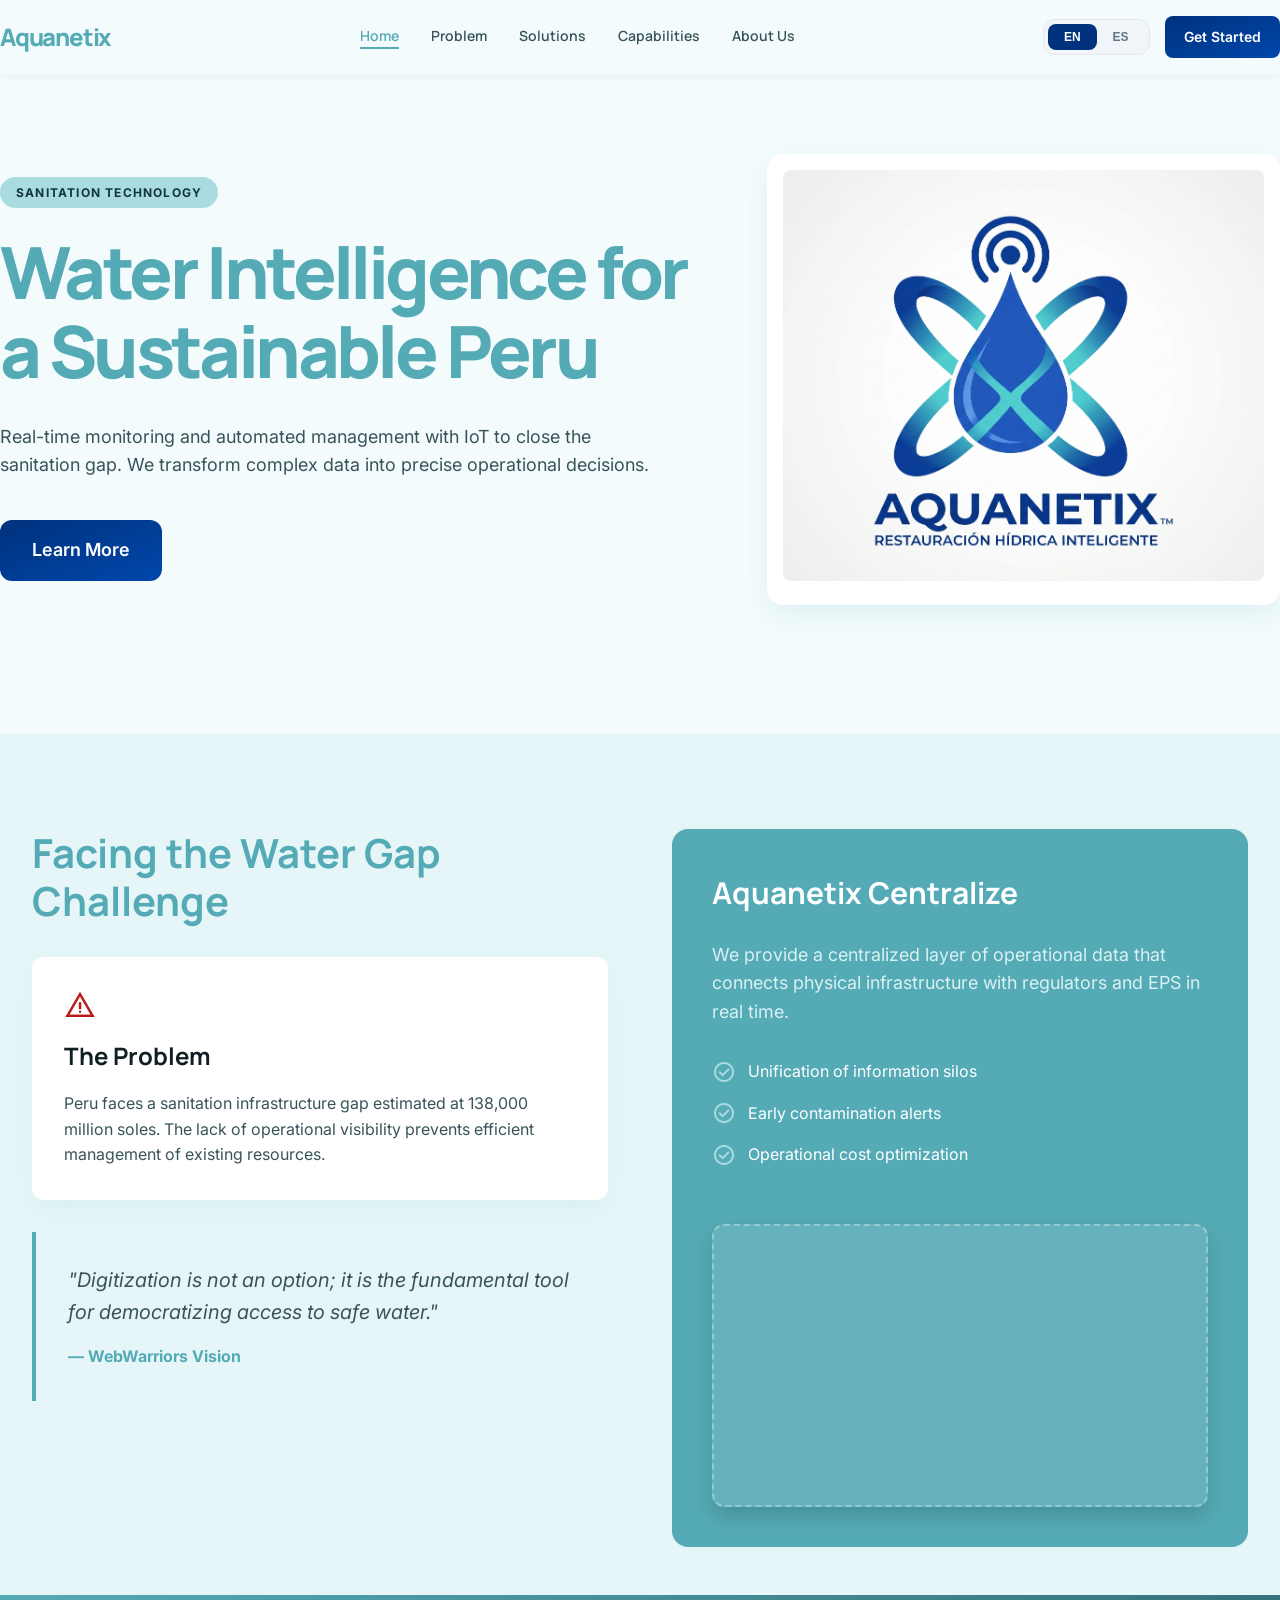
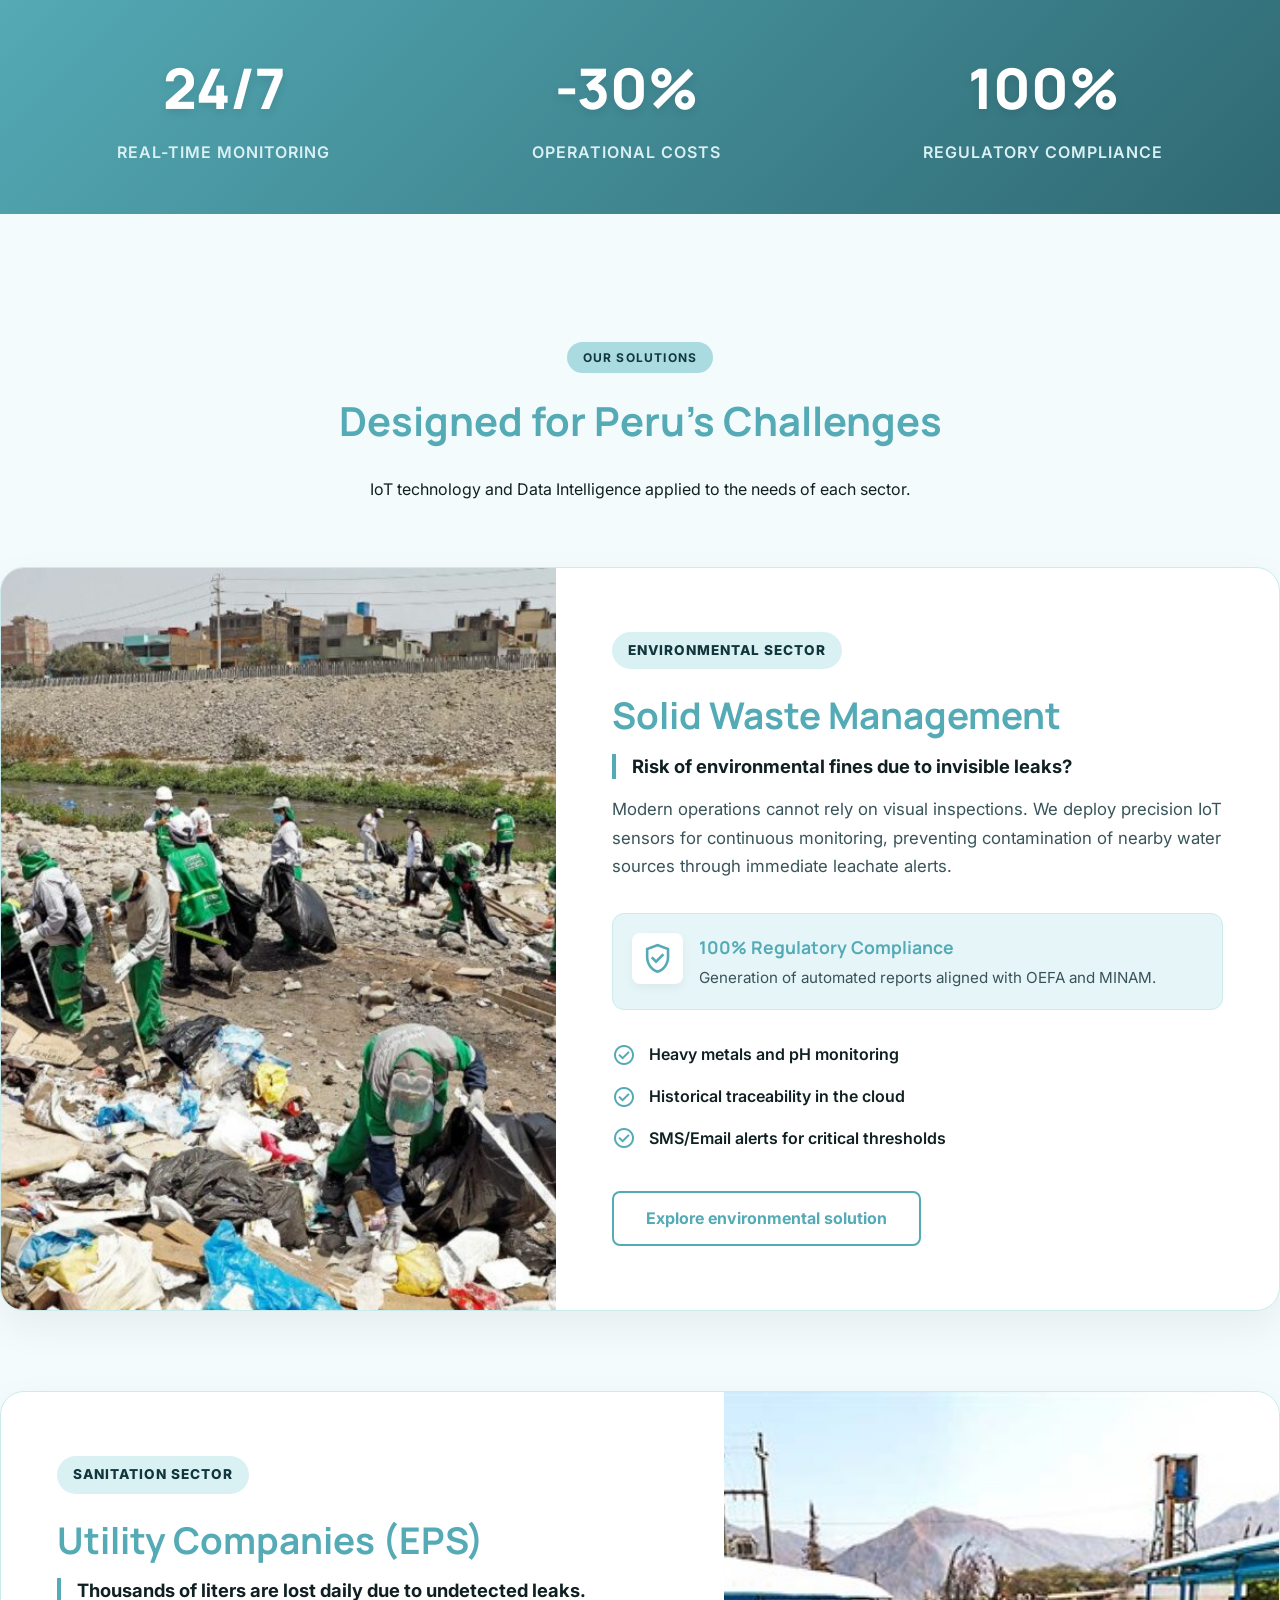
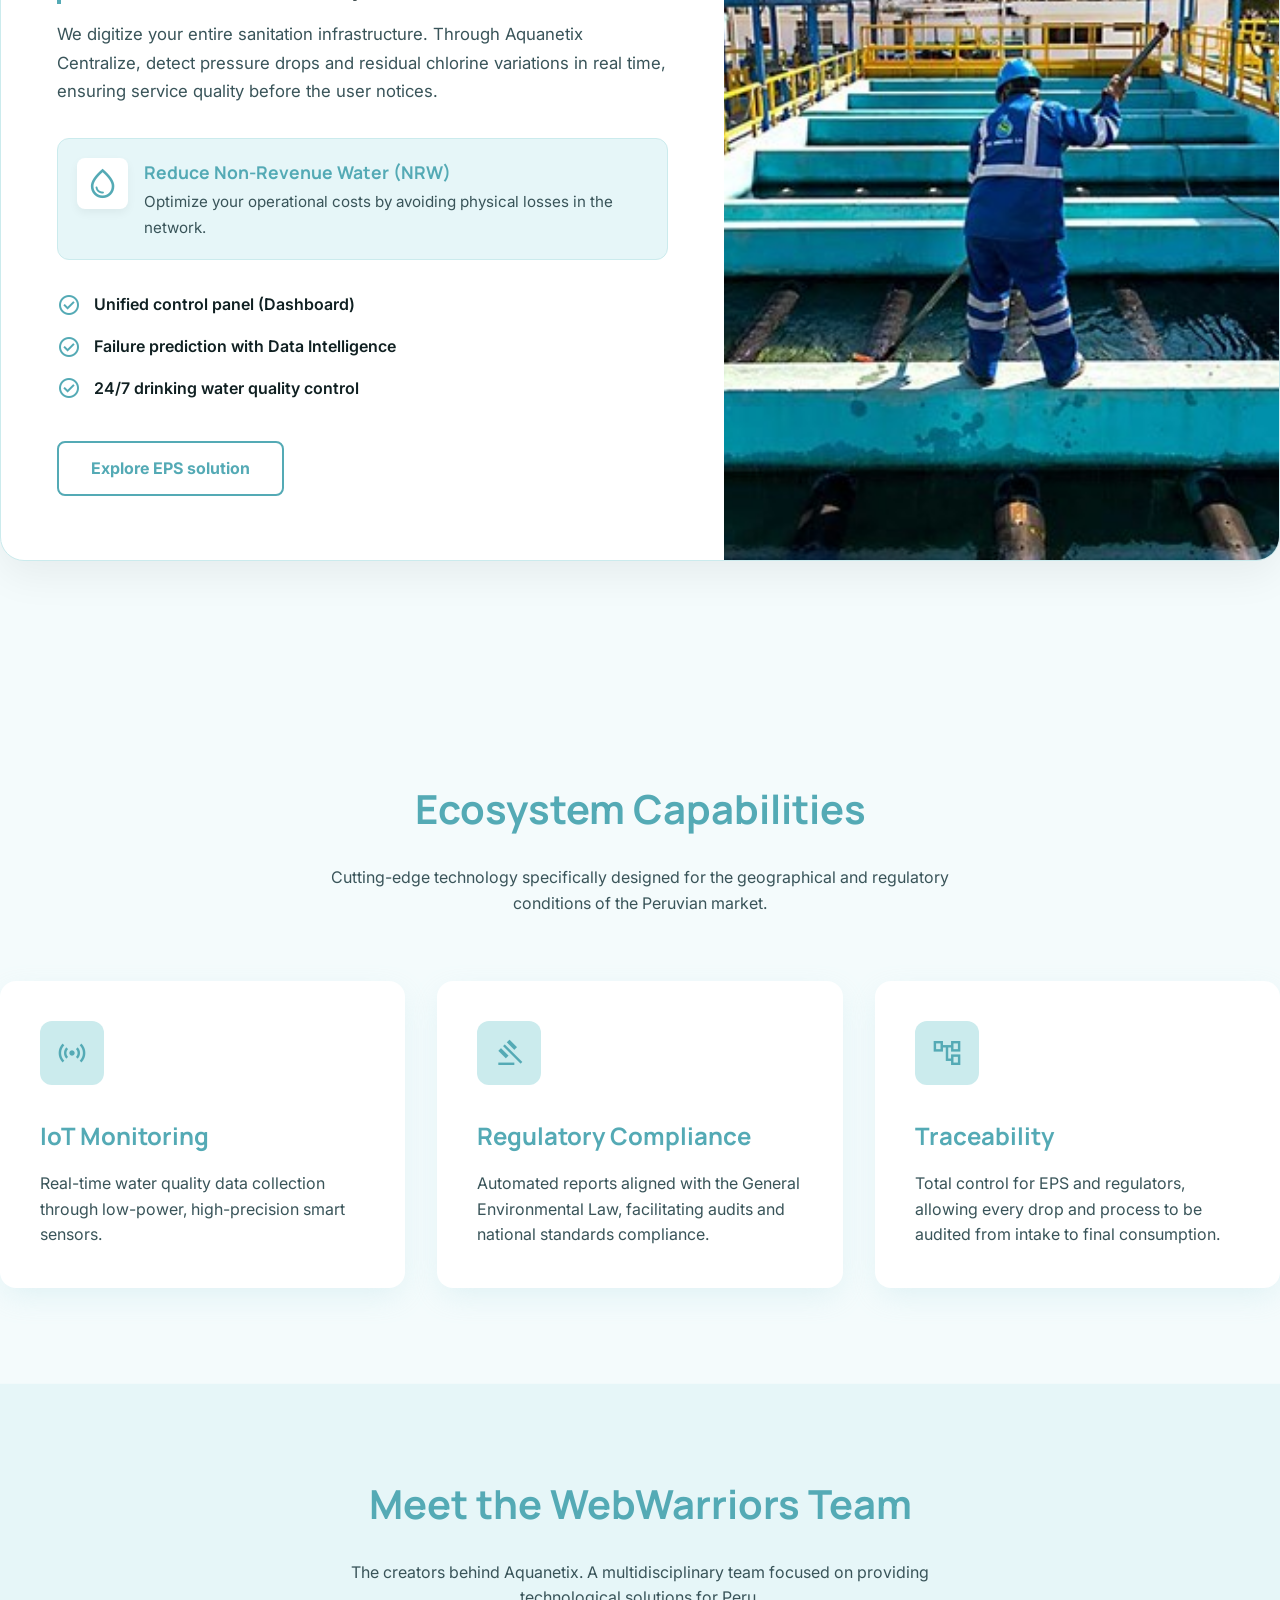
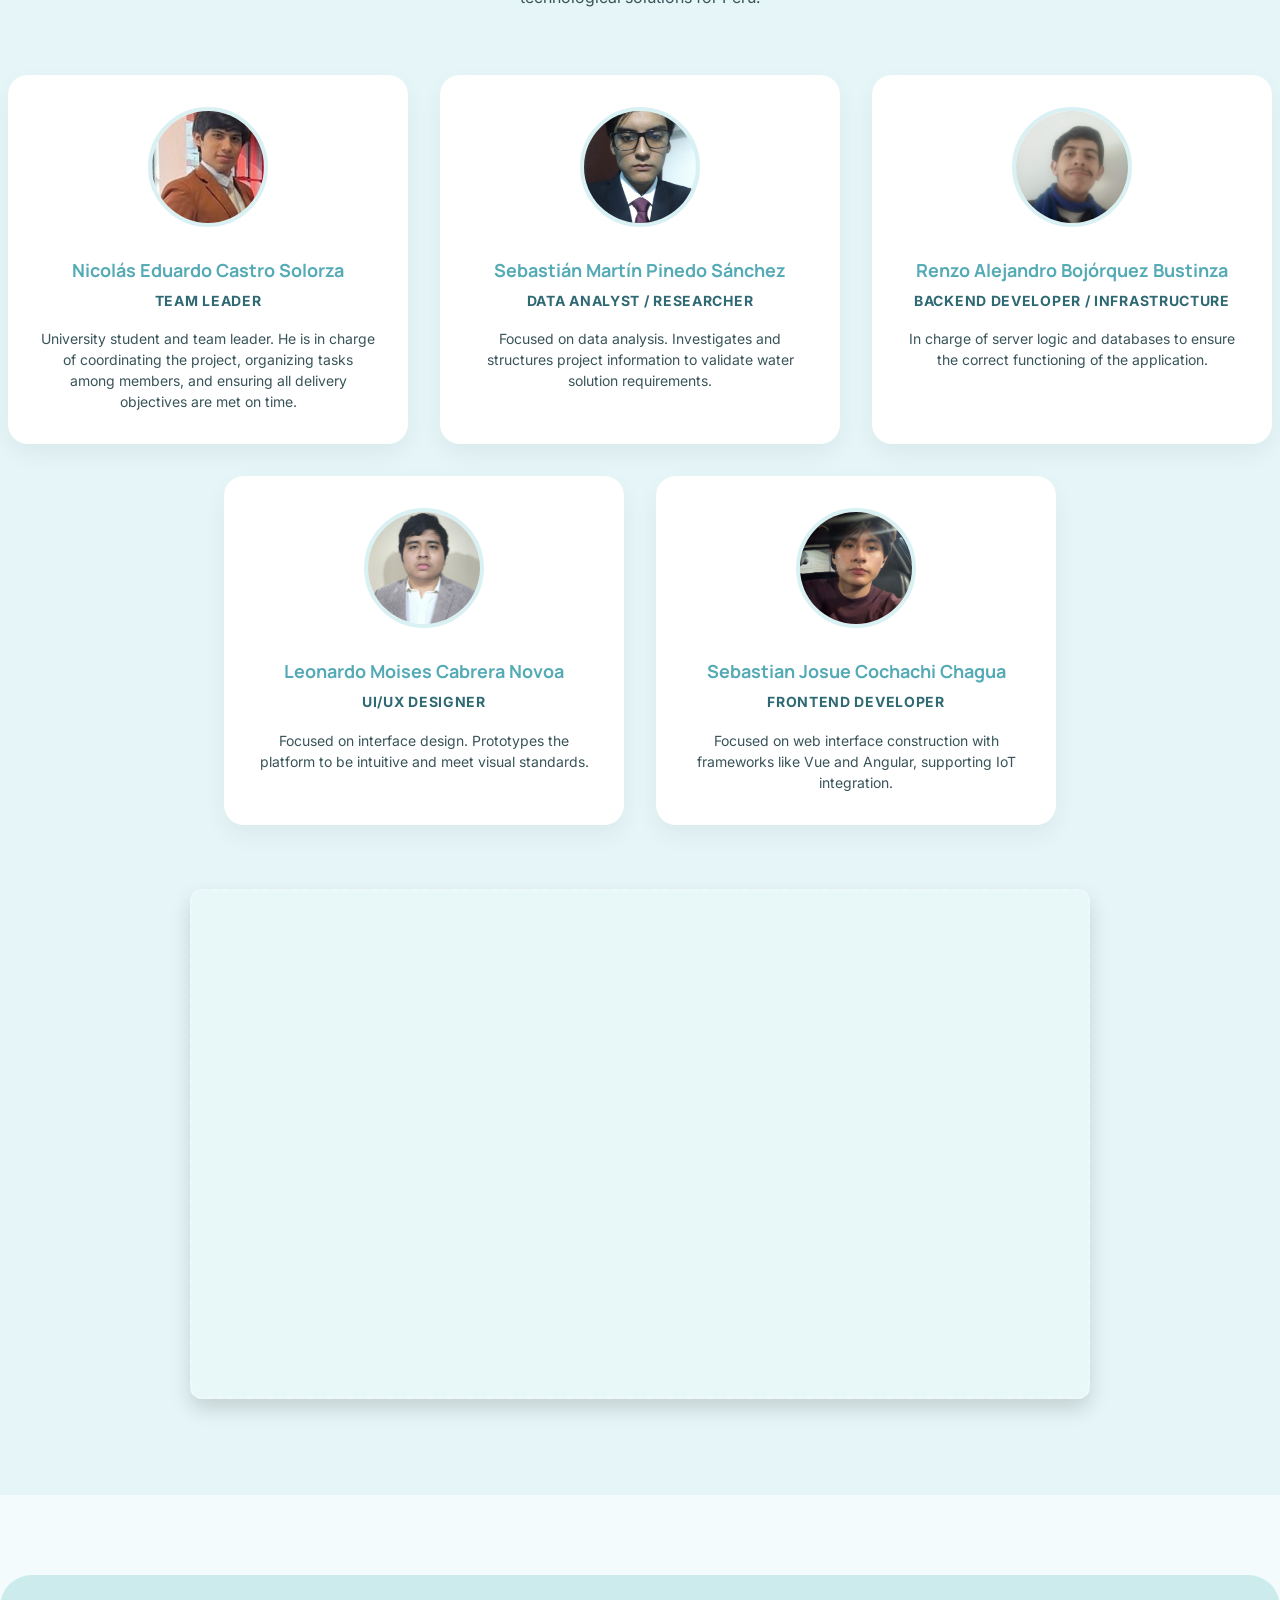
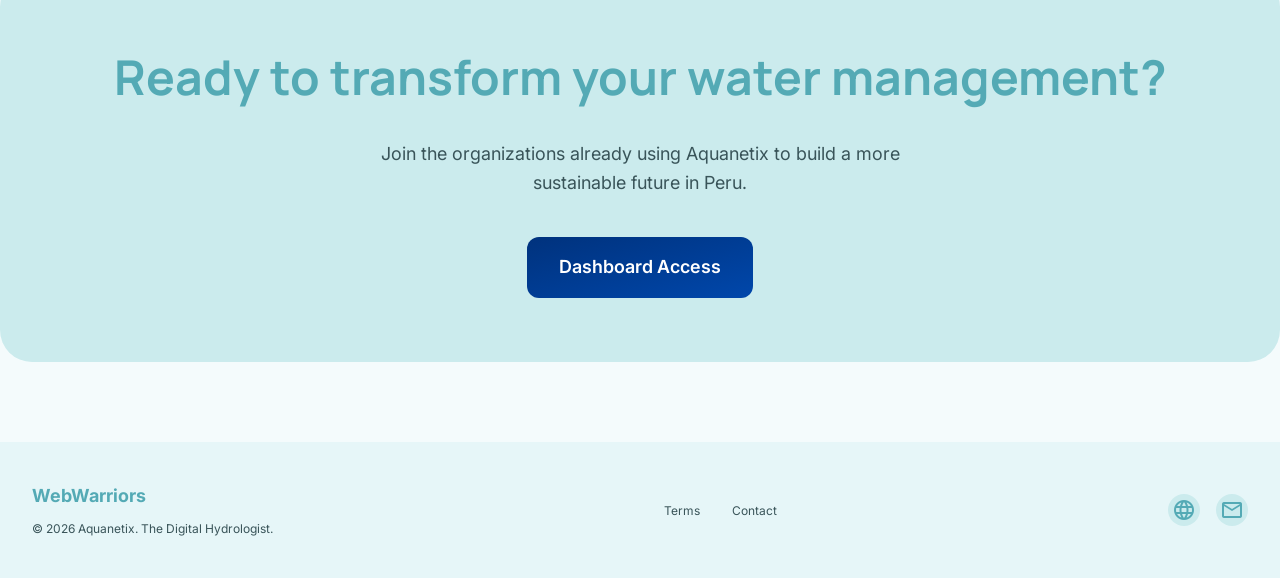
<file: index.html>
<!DOCTYPE html>

<html lang="es">

  <head>

    <meta charset="utf-8" />

    <meta name="viewport" content="width=device-width, initial-scale=1.0" />

    <title>Aquanetix | Inteligencia Hídrica para un Perú Sostenible</title>



    <link href="https://fonts.googleapis.com" rel="preconnect" />

    <link crossorigin="" href="https://fonts.gstatic.com" rel="preconnect" />

    <link

      href="https://fonts.googleapis.com/css2?family=Inter:wght@400;500;600&family=Manrope:wght@600;700;800&display=swap"

      rel="stylesheet"

    />

    <link

      href="https://fonts.googleapis.com/css2?family=Material+Symbols+Outlined:wght,FILL@100..700,0..1&display=swap"

      rel="stylesheet"

    />

    <link rel="stylesheet" href="assets/aquanetix.css" />

  </head>



  <body>

    <header class="header">

      <nav class="nav container">

        <div class="logo">

          <span>Aquanetix</span>

        </div>

        <div class="nav-links">

          <a href="#hero" class="nav-link active" data-i18n="nav-inicio">Inicio</a>

          <a href="#problem" class="nav-link" data-i18n="nav-problema">Problema</a>

          <a href="#segments" class="nav-link" data-i18n="nav-soluciones">Soluciones</a>

          <a href="#capabilities" class="nav-link" data-i18n="nav-capacidades">Capacidades</a>

          <a href="#about-the-team" class="nav-link" data-i18n="nav-somos">¿Quiénes somos?</a>

        </div>

        <div style="display: flex; align-items: center">

          <div class="lang-selector-container">

            <button id="btn-en" class="lang-btn active">EN</button>

            <button id="btn-es" class="lang-btn">ES</button>

          </div>

          <a href="#cta" class="btn" data-i18n="nav-btn-empieza">Empieza ahora</a>

        </div>

      </nav>

    </header>



    <main>

      <section id="hero" class="hero container">

        <div class="hero-grid">

          <div>

            <span class="badge" data-i18n="badge-saneamiento">Tecnología para el Saneamiento</span>

            <h1 class="hero-title font-headline" data-i18n="hero-title">

              Inteligencia Hídrica para un

              <span class="text-secondary">Perú Sostenible</span>

            </h1>

            <p class="hero-description" data-i18n="hero-desc">

              Monitoreo en tiempo real y gestión automatizada con IoT para

              cerrar la brecha de saneamiento. Transformamos datos complejos en

              decisiones operativas precisas.

            </p>

            <a href="#segments" class="btn btn-large" data-i18n="hero-btn-more">

              Conoce más

            </a>

          </div>

          <div class="hero-image-container">

            <img

              class="hero-image"

              alt="Logo de Aquanetix"

              src="assets/images/Aquanetix-Logo.png"

            />

          </div>

        </div>

      </section>



      <section id="problem" class="problem-solution">

        <div class="container ps-grid">

          <div>

            <h2 class="section-title font-headline" data-i18n="prob-title">

              Enfrentando el Desafío de la Brecha Hídrica

            </h2>

            <div class="problem-card">

              <span class="material-symbols-outlined icon-error">warning</span>

              <h3 class="font-headline" data-i18n="prob-card-title">

                El Problema

              </h3>

              <p data-i18n="prob-card-desc">

                Perú enfrenta una brecha de infraestructura de saneamiento

                estimada en

                <span class="highlight-text">138,000 millones de soles</span>.

                La falta de visibilidad operativa impide una gestión eficiente

                de los recursos existentes.

              </p>

            </div>

            <div class="quote-box">

              <p class="quote-text" data-i18n="quote-text">

                "La digitalización no es una opción, es la herramienta

                fundamental para democratizar el acceso al agua segura."

              </p>

              <p class="quote-author">— WebWarriors Vision</p>

            </div>

          </div>

          <div class="solution-card">

            <h3 class="font-headline" data-i18n="sol-title">

              Aquanetix Centralize

            </h3>

            <p data-i18n="sol-desc">

              Proporcionamos una capa de datos operativos centralizados que

              conecta la infraestructura física con los reguladores y EPS en

              tiempo real.

            </p>

            <ul class="feature-list">

              <li>

                <span class="material-symbols-outlined icon-success">check_circle</span>

                <span data-i18n="sol-feat-1">Unificación de silos de información</span>

              </li>

              <li>

                <span class="material-symbols-outlined icon-success">check_circle</span>

                <span data-i18n="sol-feat-2">Alertas tempranas de contaminación</span>

              </li>

              <li>

                <span class="material-symbols-outlined icon-success">check_circle</span>

                <span data-i18n="sol-feat-3">Optimización de costos operativos</span>

              </li>

            </ul>

           <!-- PLANTILLA DE VIDEO (Con tu link real) -->

            <div class="product-video-wrapper">

              <iframe 

                src="https://www.youtube.com/embed/MZh4NIKCM9I?si=_HD0UaLk1dkv5V13" 

                title="YouTube video player" 

                frameborder="0" 

                allow="accelerometer; autoplay; clipboard-write; encrypted-media; gyroscope; picture-in-picture; web-share" 

                referrerpolicy="strict-origin-when-cross-origin" 

                allowfullscreen>

              </iframe>

            </div>

          </div>

        </div>

      </section>

   <!-- SEGMENTOS PREMIUM V2 -->

     <section class="metrics-banner">

        <div class="container metrics-grid">

          <div class="metric-item">

            <h3 class="metric-number">24/7</h3>

            <p class="metric-label" data-i18n="metric-1">Monitoreo en Tiempo Real</p>

          </div>

          <div class="metric-item">

            <h3 class="metric-number">-30%</h3>

            <p class="metric-label" data-i18n="metric-2">Costos Operativos</p>

          </div>

          <div class="metric-item">

            <h3 class="metric-number">100%</h3>

            <p class="metric-label" data-i18n="metric-3">Cumplimiento Normativo</p>

          </div>

        </div>

      </section>



    <section id="segments" class="pro-segments-section container">

        <div class="text-center segments-header">

          <span class="badge" data-i18n="seg-badge">Nuestras Soluciones</span>

          <h2 class="section-title font-headline" data-i18n="seg-title">Diseñado para los retos del Perú</h2>

          <p data-i18n="seg-desc">Tecnología IoT e Inteligencia de Datos aplicada a las necesidades de cada sector.</p>

        </div>

        

        <div class="pro-segments-container">

          

          <div class="pro-segment-card">

            <div class="pro-segment-image">

              <img src="assets/images/Segmento1_imagen.jpeg" alt="Planta de Tratamiento de Aguas Residuales">

            </div>

            <div class="pro-segment-body">

              <span class="pro-badge" data-i18n="seg1-badge">Sector Ambiental</span>

              <h3 data-i18n="seg1-title">Gestoras de Residuos Sólidos</h3>

              <p class="pro-lead" data-i18n="seg1-lead">¿Riesgos de multas ambientales por fugas invisibles?</p>

              <p class="pro-text" data-i18n="seg1-text">Las operaciones modernas no pueden depender de inspecciones visuales. Desplegamos sensores IoT de precisión para el monitoreo continuo, previniendo la contaminación de fuentes de agua cercanas mediante alertas inmediatas de lixiviados.</p>

              

              <div class="pro-highlight">

                <span class="material-symbols-outlined">verified_user</span>

                <div class="pro-highlight-text">

                  <strong data-i18n="seg1-hl-title">100% Cumplimiento Normativo</strong>

                  <span data-i18n="seg1-hl-desc">Generación de reportes automáticos alineados a OEFA y MINAM.</span>

                </div>

              </div>



              <ul class="pro-features">

                <li><span class="material-symbols-outlined">check_circle</span> <span data-i18n="seg1-li1">Monitoreo de metales pesados y pH</span></li>

                <li><span class="material-symbols-outlined">check_circle</span> <span data-i18n="seg1-li2">Trazabilidad histórica en la nube</span></li>

                <li><span class="material-symbols-outlined">check_circle</span> <span data-i18n="seg1-li3">Alertas ante umbrales críticos</span></li>

              </ul>

              <a href="javascript:void(0)" onclick="document.getElementById('open-contact').click()" class="pro-btn" data-i18n="seg1-btn">Explorar solución ambiental</a>

            </div>

          </div>

          

          <div class="pro-segment-card reverse">

            <div class="pro-segment-image">

              <img src="assets/images/Segmento2_imagen.jpg" alt="Infraestructura de Saneamiento y Tuberías">

            </div>

            <div class="pro-segment-body">

              <span class="pro-badge" data-i18n="seg2-badge">Sector Saneamiento</span>

              <h3 data-i18n="seg2-title">Empresas Prestadoras (EPS)</h3>

              <p class="pro-lead" data-i18n="seg2-lead">Miles de litros se pierden diariamente por fugas no detectadas.</p>

              <p class="pro-text" data-i18n="seg2-text">Digitalizamos toda tu infraestructura de saneamiento. A través de Aquanetix Centralize, detecta caídas de presión y variaciones de cloro residual en tiempo real, garantizando la calidad del servicio antes de que el usuario lo note.</p>

              

              <div class="pro-highlight">

                <span class="material-symbols-outlined">water_drop</span>

                <div class="pro-highlight-text">

                  <strong data-i18n="seg2-hl-title">Reduce el Agua No Facturada (ANF)</strong>

                  <span data-i18n="seg2-hl-desc">Optimiza tus costos operativos evitando pérdidas físicas en la red.</span>

                </div>

              </div>



              <ul class="pro-features">

                <li><span class="material-symbols-outlined">check_circle</span> <span data-i18n="seg2-li1">Tablero de control unificado (Dashboard)</span></li>

                <li><span class="material-symbols-outlined">check_circle</span> <span data-i18n="seg2-li2">Predicción de fallos con Datos</span></li>

                <li><span class="material-symbols-outlined">check_circle</span> <span data-i18n="seg2-li3">Control de calidad de agua potable 24/7</span></li>

              </ul>

              <a href="javascript:void(0)" onclick="document.getElementById('open-contact').click()" class="pro-btn" data-i18n="seg2-btn">Explorar solución EPS</a>

            </div>

          </div>



        </div>

      </section>



      <section id="capabilities" class="capabilities container">

        <div class="text-center capabilities-header">

          <h2 class="section-title font-headline" data-i18n="cap-title">

            Capacidades del Ecosistema

          </h2>

          <p data-i18n="cap-desc">

            Tecnología de punta diseñada específicamente para las condiciones

            geográficas y regulatorias del mercado peruano.

          </p>

        </div>

        <div class="cards-grid">

          <div class="capability-card">

            <div class="icon-container">

              <span class="material-symbols-outlined icon-primary">sensors</span>

            </div>

            <h3 class="font-headline" data-i18n="cap-card-1-title">

              Monitoreo IoT

            </h3>

            <p data-i18n="cap-card-1-desc">

              Recolección de datos de calidad del agua en tiempo real mediante

              sensores inteligentes de bajo consumo y alta precisión.

            </p>

          </div>

          <div class="capability-card">

            <div class="icon-container">

              <span class="material-symbols-outlined icon-primary">gavel</span>

            </div>

            <h3 class="font-headline" data-i18n="cap-card-2-title">

              Cumplimiento Normativo

            </h3>

            <p data-i18n="cap-card-2-desc">

              Reportes automáticos alineados a la Ley General del Ambiente,

              facilitando las auditorías y el cumplimiento de estándares

              nacionales.

            </p>

          </div>

          <div class="capability-card">

            <div class="icon-container">

              <span class="material-symbols-outlined icon-primary">account_tree</span>

            </div>

            <h3 class="font-headline" data-i18n="cap-card-3-title">

              Trazabilidad

            </h3>

            <p data-i18n="cap-card-3-desc">

              Control total para EPS y reguladores, permitiendo auditar cada

              gota y proceso desde la captación hasta el consumo final.

            </p>

          </div>

        </div>

      </section>



      <section id="about-the-team" class="team-section container">

        <div class="text-center capabilities-header">

          <h2 class="section-title font-headline" data-i18n="team-title">

            Conoce al Equipo WebWarriors

          </h2>

          <p data-i18n="team-subtitle">

            Los creadores detrás de Aquanetix. Un equipo multidisciplinario

            enfocado en brindar soluciones tecnológicas para el Perú.

          </p>

        </div>

        <div class="team-grid">

          <div class="team-card">

            <img

              src="assets/images/Foto_NicoPrincipal.jpeg"

              alt="Nicolás Castro"

              class="team-photo"

            />

            <h3 class="font-headline" data-i18n="team-name-1">

              Nicolás Castro

            </h3>

            <p class="team-role" data-i18n="team-role-1">Team Leader</p>

            <p class="team-desc" data-i18n="team-desc-1">

              Estudiante universitario y líder del equipo. Se encarga de

              coordinar el proyecto, organizar las tareas entre los integrantes

              y asegurar que todos los objetivos de nuestra entrega se cumplan a

              tiempo.

            </p>

          </div>

          <div class="team-card">

            <img

              src="assets/images/fotosebastian.png"

              alt="Sebastián Pinedo"

              class="team-photo"

            />

            <h3 class="font-headline" data-i18n="team-name-2">

              Sebastián Martín Pinedo Sánchez

            </h3>

            <p class="team-role" data-i18n="team-role-2">

              Data Analyst / Investigador

            </p>

            <p class="team-desc" data-i18n="team-desc-2">

              Enfocado en el análisis de datos. Investiga y estructura la

              información del proyecto para validar los requerimientos de la

              solución hídrica.

            </p>

          </div>



          <div class="team-card">

            <img

              src="assets/images/Foto_Renzo.png"

              alt="Renzo Bojórquez"

              class="team-photo"

            />

            <h3 class="font-headline" data-i18n="team-name-3">

              Renzo Alejandro Bojórquez Bustinza

            </h3>

            <p class="team-role" data-i18n="team-role-3">

              Desarrollador Backend / Infraestructura

            </p>

            <p class="team-desc" data-i18n="team-desc-3">

              Encargado de la lógica del servidor y las bases de datos para

              asegurar el funcionamiento correcto de la aplicación.

            </p>

          </div>



          <div class="team-card">

            <img

              src="assets/images/Foto_Leonardo.png"

              alt="Leonardo Cabrera"

              class="team-photo"

            />

            <h3 class="font-headline" data-i18n="team-name-4">

              Leonardo Moises Cabrera Novoa

            </h3>

            <p class="team-role" data-i18n="team-role-4">Diseñador UI/UX</p>

            <p class="team-desc" data-i18n="team-desc-4">

              Enfocado en el diseño de interfaces. Prototipa la plataforma para

              que sea intuitiva y cumpla con los estándares visuales.

            </p>

          </div>



          <div class="team-card">

            <img

              src="assets/images/foto_SebastianC.png"

              alt="Sebastian Cochachi"

              class="team-photo"

            />

            <h3 class="font-headline" data-i18n="team-name-5">

              Sebastian Josue Cochachi Chagua

            </h3>

            <p class="team-role" data-i18n="team-role-5">

              Desarrollador Frontend

            </p>

            <p class="team-desc" data-i18n="team-desc-5">

              Enfocado en la construcción de la interfaz web con frameworks como

              Vue y Angular, apoyando en la integración IoT.

            </p>

          </div>

        </div>



        <div class="video-container">

       <div class="product-video-wrapper">

              <iframe 

                src="https://www.youtube.com/embed/el6VnUkMjpM?si=KJKkHwrSZlHoXeyF" 

                title="YouTube video player" 

                frameborder="0" 

                allow="accelerometer; autoplay; clipboard-write; encrypted-media; gyroscope; picture-in-picture; web-share" 

                referrerpolicy="strict-origin-when-cross-origin" 

                allowfullscreen>

              </iframe>

            </div>

        </div>

      </section>



      <div id="contact-modal" class="modal-overlay">

        <div class="modal-content">

          <span id="close-modal" class="close-btn">&times;</span>

          <h2 class="font-headline" data-i18n="modal-title">Contáctanos</h2>

          <p data-i18n="modal-desc">

            ¿Tienes dudas sobre Aquanetix? El equipo WebWarriors está listo

            para ayudarte.

          </p>

          <div class="contact-methods">

            <div class="contact-item">

              <span class="material-symbols-outlined">mail</span>

              <p>contacto@aquanetix.pe</p>

            </div>

            <div class="contact-item">

              <span class="material-symbols-outlined">group</span>

              <p data-i18n="modal-team">Equipo WebWarriors - UPC</p>

            </div>

          </div>

          <button class="btn btn-large" id="modal-close-btn" data-i18n="modal-btn-close">

            Close

          </button>

        </div>

      </div>



      <section id="cta" class="cta-section container">

        <div class="cta-box">

          <h2 class="cta-title font-headline" data-i18n="cta-title">

            ¿Listo para transformar su gestión hídrica?

          </h2>

          <p data-i18n="cta-desc">

            Únase a las organizaciones que ya están utilizando Aquanetix para

            construir un futuro más sostenible en el Perú.

          </p>

          <a href="https://aquanetix-deploy.web.app/iam/sign-in" class="btn btn-large" data-i18n="cta-btn">

            Acceso al Dashboard

          </a>

        </div>

      </section>

    </main>



    <footer class="footer">

      <div class="container footer-content">

        <div class="footer-brand">

          <span>WebWarriors</span>

          <p data-i18n="footer-copy">

            © 2026 Aquanetix. The Digital Hydrologist.

          </p>

        </div>

        <div class="footer-links">

          <a href="terms.html" data-i18n="footer-terms">Términos</a>

          <a

            href="javascript:void(0)"

            id="open-contact"

            data-i18n="footer-contact"

            >Contacto</a

          >

        </div>

        <div class="footer-social">

          <div class="social-icon">

            <span class="material-symbols-outlined">language</span>

          </div>

          <div class="social-icon">

            <span class="material-symbols-outlined">mail</span>

          </div>

        </div>

      </div>

    </footer>



    <script src="contact.js"></script>

    <script src="i18n.js"></script>

  </body>

</html>
</file>
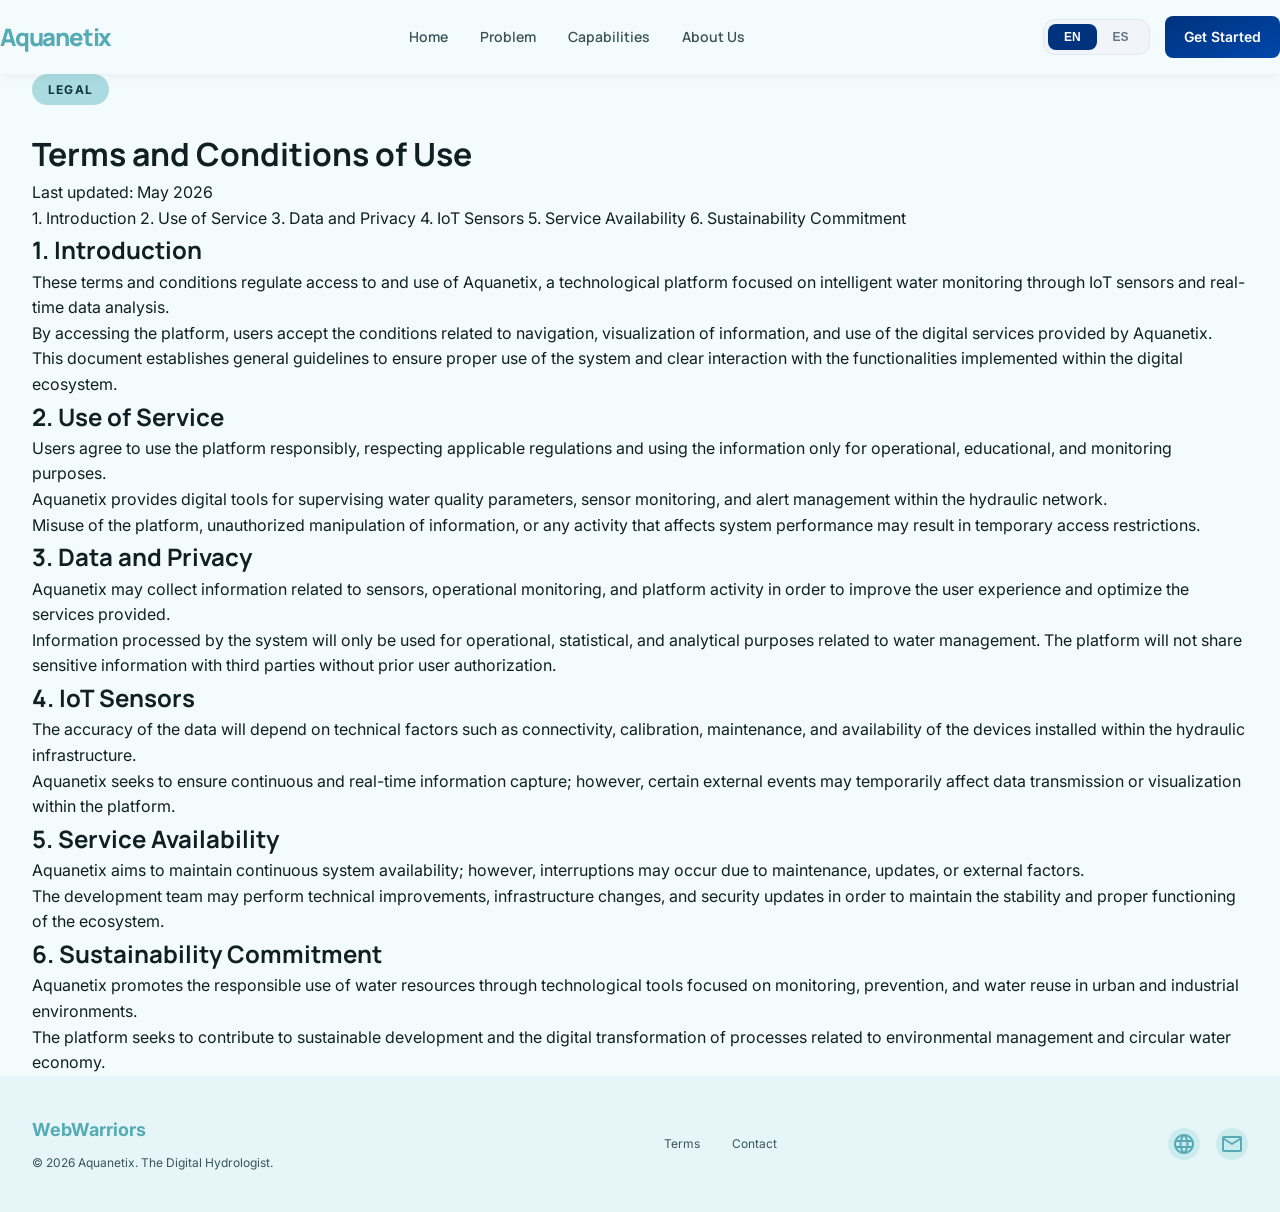
<file: terms.html>
<!DOCTYPE html>
<html lang="es">
  <head>
    <meta charset="utf-8" />
    <meta name="viewport" content="width=device-width, initial-scale=1.0" />
    <title>Términos y Condiciones | Aquanetix</title>

    <link href="https://fonts.googleapis.com" rel="preconnect" />
    <link crossorigin="" href="https://fonts.gstatic.com" rel="preconnect" />

    <link
      href="https://fonts.googleapis.com/css2?family=Inter:wght@400;500;600&family=Manrope:wght@600;700;800&display=swap"
      rel="stylesheet"
    />

    <link
      href="https://fonts.googleapis.com/css2?family=Material+Symbols+Outlined:wght,FILL@100..700,0..1&display=swap"
      rel="stylesheet"
    />

    <link rel="stylesheet" href="assets/aquanetix.css" />
  </head>

  <body>
    <header class="header">
      <nav class="nav container">
        <div class="logo">
          <span>Aquanetix</span>
        </div>

        <div class="nav-links">
          <a href="index.html" class="nav-link" data-i18n="nav-inicio"></a>
          <a href="index.html#problem" class="nav-link" data-i18n="nav-problema"></a>
          <a href="index.html#capabilities" class="nav-link" data-i18n="nav-capacidades"></a>
          <a href="index.html#about-the-team" class="nav-link" data-i18n="nav-somos"></a>
        </div>

        <div style="display: flex; align-items: center;">
          <div class="lang-selector-container">
            <button id="btn-en" class="lang-btn active">EN</button>
            <button id="btn-es" class="lang-btn">ES</button>
          </div>

          <a href="index.html#cta" class="btn" data-i18n="nav-btn-empieza"></a>
        </div>
      </nav>
    </header>

    <main class="legal-page container">
      <div class="legal-header">
        <span class="badge">Legal</span>

        <h1 class="legal-title font-headline" data-i18n="terms-title"></h1>
        <p class="legal-date" data-i18n="terms-date"></p>
      </div>

      <div class="legal-index">
        <a href="#intro" data-i18n="terms-index-intro"></a>
        <a href="#service" data-i18n="terms-index-service"></a>
        <a href="#privacy" data-i18n="terms-index-privacy"></a>
        <a href="#iot" data-i18n="terms-index-iot"></a>
        <a href="#availability" data-i18n="terms-index-availability"></a>
        <a href="#sustainability" data-i18n="terms-index-sustainability"></a>
      </div>

      <section id="intro" class="legal-section">
        <h2 data-i18n="terms-intro-title"></h2>
        <p data-i18n="terms-intro-desc1"></p>
        <p data-i18n="terms-intro-desc2"></p>
        <p data-i18n="terms-intro-desc3"></p>
      </section>

      <section id="service" class="legal-section">
        <h2 data-i18n="terms-service-title"></h2>
        <p data-i18n="terms-service-desc1"></p>
        <p data-i18n="terms-service-desc2"></p>
        <p data-i18n="terms-service-desc3"></p>
      </section>

      <section id="privacy" class="legal-section">
        <h2 data-i18n="terms-privacy-title"></h2>
        <p data-i18n="terms-privacy-desc1"></p>
        <p data-i18n="terms-privacy-desc2"></p>
      </section>

      <section id="iot" class="legal-section">
        <h2 data-i18n="terms-iot-title"></h2>
        <p data-i18n="terms-iot-desc1"></p>
        <p data-i18n="terms-iot-desc2"></p>
      </section>

      <section id="availability" class="legal-section">
        <h2 data-i18n="terms-availability-title"></h2>
        <p data-i18n="terms-availability-desc1"></p>
        <p data-i18n="terms-availability-desc2"></p>
      </section>

      <section id="sustainability" class="legal-section">
        <h2 data-i18n="terms-sustainability-title"></h2>
        <p data-i18n="terms-sustainability-desc1"></p>
        <p data-i18n="terms-sustainability-desc2"></p>
      </section>
    </main>

    <footer class="footer">
      <div class="container footer-content">
        <div class="footer-brand">
          <span>WebWarriors</span>
          <p data-i18n="footer-copy"></p>
        </div>

        <div class="footer-links">
          <a href="terms.html" data-i18n="footer-terms"></a>
          <a href="#" data-i18n="footer-contact"></a>
        </div>

        <div class="footer-social">
          <div class="social-icon">
            <span class="material-symbols-outlined">language</span>
          </div>

          <div class="social-icon">
            <span class="material-symbols-outlined">mail</span>
          </div>
        </div>
      </div>
    </footer>

    <script src="i18n.js"></script>
  </body>
</html>
</file>
<file: assets/aquanetix.css>
/* Variables de Color (Paleta Celeste #AADBE1) */
:root {
  /* Tono base oscurecido para textos e íconos (para asegurar legibilidad) */
  --primary: #54aab5; 
  
  /* TU CELESTE ELEGIDO: Protagonista en fondos, hovers y acentos */
  --primary-container: #aadbe1; 
  
  --secondary: #2f6973; /* Tono oscuro para subtítulos y contrastes */
  --secondary-container: #aadbe1; /* Badge superior también usa tu celeste */
  --on-secondary-container: #11363c; /* Texto oscuro sobre el celeste */
  
  /* Fondos de la página con un toque ultra-ligero de celeste */
  --surface: #f4fbFC; 
  --surface-container-low: #e6f6f8; 
  --surface-container-lowest: #ffffff; 
  --surface-container-high: #cbebed; 
  
  --on-surface: #102022; 
  --on-surface-variant: #395459; 
  --error: #ba1a1a; 
  --primary-fixed: #daf1f4; 

  /* Paleta Azul Original (Exclusiva para los botones) */
  --btn-primary: #00327d;
  --btn-primary-container: #0047ab;
}

/* Reset Básico */
* {
  margin: 0;
  padding: 0;
  box-sizing: border-box;
}

body {
  font-family: "Inter", sans-serif;
  background-color: var(--surface);
  color: var(--on-surface);
  line-height: 1.6;
  -webkit-font-smoothing: antialiased;
}

h1, h2, h3, .font-headline {
  font-family: "Manrope", sans-serif;
}

a {
  text-decoration: none;
  color: inherit;
}

ul {
  list-style: none;
}

.container {
  max-width: 1280px;
  margin: 0 auto;
  padding: 0 2rem;
}

/* Header & Nav */
.header {
  background-color: var(--surface);
  position: sticky;
  top: 0;
  z-index: 50;
  box-shadow: 0 2px 10px rgba(0, 0, 0, 0.05);
}

.nav {
  display: flex;
  justify-content: space-between;
  align-items: center;
  padding: 1rem 0;
}

.logo {
  font-size: 1.5rem;
  font-weight: 900;
  color: var(--primary);
  font-family: "Manrope", sans-serif;
  letter-spacing: -0.05em;
}

.nav-links {
  display: none;
  gap: 2rem;
  font-family: "Manrope", sans-serif;
  font-weight: 600;
  font-size: 0.875rem;
}

@media (min-width: 768px) {
  .nav-links {
    display: flex;
  }
}

.nav-link {
  color: var(--on-surface-variant);
  transition: color 0.2s;
}

.nav-link:hover, .nav-link.active {
  color: var(--primary);
}

.nav-link.active {
  border-bottom: 2px solid var(--primary);
}

/* BOTONES PRINCIPALES (Azul original) */
.btn {
  display: inline-block;
  background: linear-gradient(
    to bottom right,
    var(--btn-primary),
    var(--btn-primary-container)
  );
  color: white;
  padding: 0.6rem 1.2rem;
  border-radius: 0.5rem;
  font-size: 0.875rem;
  font-weight: 600;
  border: none;
  cursor: pointer;
  transition: opacity 0.2s, transform 0.1s;
}

.btn:hover {
  opacity: 0.9;
}

.btn:active {
  transform: scale(0.95);
}

.btn-large {
  padding: 1rem 2rem;
  font-size: 1.125rem;
  border-radius: 0.75rem;
}

/* Hero Section */
.hero {
  padding: 5rem 0 8rem 0;
  overflow: hidden;
}

.hero-grid {
  display: grid;
  grid-template-columns: 1fr;
  gap: 3rem;
  align-items: center;
}

@media (min-width: 1024px) {
  .hero-grid {
    grid-template-columns: 7fr 5fr;
  }
}

.badge {
  display: inline-block;
  padding: 0.375rem 1rem;
  border-radius: 9999px;
  background-color: var(--secondary-container);
  color: var(--on-secondary-container);
  font-size: 0.75rem;
  font-weight: 700;
  letter-spacing: 0.1em;
  text-transform: uppercase;
  margin-bottom: 1.5rem;
}

.hero-title {
  font-size: 3rem;
  font-weight: 800;
  color: var(--primary);
  line-height: 1.1;
  margin-bottom: 2rem;
  letter-spacing: -0.05em;
}

@media (min-width: 768px) {
  .hero-title {
    font-size: 4.5rem;
  }
}

.text-secondary {
  color: var(--secondary);
}

.hero-description {
  color: var(--on-surface-variant);
  font-size: 1.125rem;
  margin-bottom: 2.5rem;
  max-width: 42rem;
}

.hero-image-container {
  border-radius: 1rem;
  overflow: hidden;
  box-shadow: 0 10px 30px -5px rgba(170, 219, 225, 0.4); 
  background: white;
  padding: 1rem;
}

.hero-image {
  width: 100%;
  height: auto;
  object-fit: contain;
  border-radius: 0.5rem;
}

/* Problem/Solution Section */
.problem-solution {
  background-color: var(--surface-container-low);
  padding: 6rem 0;
}

.ps-grid {
  display: grid;
  grid-template-columns: 1fr;
  gap: 4rem;
}

@media (min-width: 1024px) {
  .ps-grid {
    grid-template-columns: 1fr 1fr;
  }
}

.section-title {
  font-size: 2.5rem;
  color: var(--primary);
  font-weight: 700;
  margin-bottom: 2rem;
  line-height: 1.2;
}

.problem-card {
  background-color: var(--surface-container-lowest);
  padding: 2rem;
  border-radius: 0.75rem;
  box-shadow: 0 10px 30px -5px rgba(170, 219, 225, 0.3);
  margin-bottom: 2rem;
}

.icon-error {
  color: var(--error);
  font-size: 2rem;
  margin-bottom: 1rem;
}

.problem-card h3 {
  font-size: 1.5rem;
  margin-bottom: 1rem;
}

.problem-card p {
  color: var(--on-surface-variant);
}

.highlight-text {
  color: var(--primary);
  font-weight: 700;
}

.quote-box {
  padding: 2rem;
  border-left: 4px solid var(--primary);
}

.quote-text {
  font-size: 1.25rem;
  font-style: italic;
  color: var(--on-surface-variant);
}

.quote-author {
  margin-top: 1rem;
  font-weight: 700;
  color: var(--primary);
}

.solution-card {
  background-color: var(--primary);
  color: white;
  padding: 2.5rem;
  border-radius: 1rem;
  position: relative;
  overflow: hidden;
  display: flex;
  flex-direction: column;
  justify-content: center;
}

.solution-card h3 {
  font-size: 1.875rem;
  margin-bottom: 1.5rem;
  position: relative;
  z-index: 10;
}

.solution-card p {
  color: var(--primary-fixed);
  font-size: 1.125rem;
  margin-bottom: 2rem;
  position: relative;
  z-index: 10;
}

.feature-list li {
  display: flex;
  align-items: center;
  gap: 0.75rem;
  margin-bottom: 1rem;
  position: relative;
  z-index: 10;
}

.icon-success {
  color: var(--secondary-container);
}

/* Banner de Métricas */
.metrics-banner {
  background: linear-gradient(135deg, var(--primary), var(--secondary));
  padding: 3rem 0;
  color: white;
  margin-top: -3rem;
  position: relative;
  z-index: 10;
}

.metrics-grid {
  display: flex;
  justify-content: space-around;
  flex-wrap: wrap;
  gap: 2rem;
  text-align: center;
}

.metric-number {
  font-size: 3.5rem;
  font-weight: 800;
  margin-bottom: 0.5rem;
  color: var(--surface-container-lowest);
  text-shadow: 0 4px 10px rgba(0,0,0,0.1);
}

.metric-label {
  font-size: 1rem;
  font-weight: 600;
  text-transform: uppercase;
  letter-spacing: 1px;
  color: var(--primary-fixed);
}

/* =========================================
   DISEÑO PROFESIONAL DE SEGMENTOS (V2)
   ========================================= */

.pro-segments-section {
  padding: 8rem 0;
}

.segments-header {
  margin-bottom: 4rem;
}

.pro-segments-container {
  display: flex;
  flex-direction: column;
  gap: 5rem;
  margin-top: 4rem;
}

/* La tarjeta principal */
.pro-segment-card {
  display: flex;
  flex-direction: column;
  background: #ffffff;
  border-radius: 24px;
  overflow: hidden;
  box-shadow: 0 15px 40px rgba(0,0,0,0.06);
  border: 1px solid var(--surface-container-high);
  transition: transform 0.3s ease, box-shadow 0.3s ease;
}

.pro-segment-card:hover {
  transform: translateY(-5px);
  box-shadow: 0 25px 50px rgba(84, 170, 181, 0.2);
}

/* Pantallas grandes */
@media(min-width: 992px) {
  .pro-segment-card {
      flex-direction: row;
      align-items: stretch;
  }
  .pro-segment-card.reverse {
      flex-direction: row-reverse;
  }
}

/* Imagen */
.pro-segment-image {
  flex: 1;
  min-height: 350px;
}

.pro-segment-image img {
  width: 100%;
  height: 100%;
  object-fit: cover;
  display: block;
}

/* Contenido */
.pro-segment-body {
  flex: 1.1;
  padding: 4rem 3.5rem;
  display: flex;
  flex-direction: column;
  justify-content: center;
}

.pro-badge {
  align-self: flex-start;
  background: var(--primary-fixed);
  color: var(--on-secondary-container);
  padding: 0.5rem 1rem;
  border-radius: 50px;
  font-size: 0.85rem;
  font-weight: 800;
  text-transform: uppercase;
  letter-spacing: 1px;
  margin-bottom: 1.5rem;
}

.pro-segment-body h3 {
  font-size: 2.3rem;
  color: var(--primary);
  margin-bottom: 1rem;
  line-height: 1.2;
}

.pro-lead {
  font-size: 1.15rem;
  font-weight: 700;
  color: var(--on-surface);
  margin-bottom: 1rem;
  border-left: 4px solid var(--primary);
  padding-left: 1rem;
  line-height: 1.4;
}

.pro-text {
  color: var(--on-surface-variant);
  line-height: 1.7;
  font-size: 1.05rem;
  margin-bottom: 2rem;
}

.pro-highlight {
  background: var(--surface-container-low);
  border: 1px solid var(--surface-container-high);
  padding: 1.2rem;
  border-radius: 12px;
  display: flex;
  gap: 1rem;
  align-items: flex-start;
  margin-bottom: 2rem;
}

.pro-highlight .material-symbols-outlined {
  color: var(--primary);
  font-size: 2.2rem;
  background: white;
  padding: 0.5rem;
  border-radius: 8px;
  box-shadow: 0 4px 10px rgba(0,0,0,0.05);
}

.pro-highlight-text strong {
  display: block;
  color: var(--primary);
  font-size: 1.1rem;
  margin-bottom: 0.2rem;
  font-family: 'Manrope', sans-serif;
}

.pro-highlight-text span {
  font-size: 0.95rem;
  color: var(--on-surface-variant);
  line-height: 1.4;
}

.pro-features {
  list-style: none;
  padding: 0;
  margin: 0 0 2.5rem 0;
  display: flex;
  flex-direction: column;
  gap: 1rem;
}

.pro-features li {
  display: flex;
  align-items: center;
  gap: 0.8rem;
  color: var(--on-surface);
  font-weight: 600;
  font-size: 1rem;
}

.pro-features .material-symbols-outlined {
  color: var(--primary);
}

.pro-btn {
  align-self: flex-start;
  border: 2px solid var(--primary);
  color: var(--primary);
  padding: 0.8rem 2rem;
  border-radius: 8px;
  font-weight: 700;
  transition: all 0.3s;
  text-decoration: none;
}

.pro-btn:hover {
  background: var(--primary);
  color: white;
  transform: translateY(-2px);
}

/* Capabilities Section */
.capabilities {
  padding: 6rem 0;
}

.text-center {
  text-align: center;
}

.capabilities-header {
  margin-bottom: 4rem;
}

.capabilities-header p {
  color: var(--on-surface-variant);
  max-width: 42rem;
  margin: 0 auto;
}

.cards-grid {
  display: grid;
  grid-template-columns: 1fr;
  gap: 2rem;
}

@media (min-width: 768px) {
  .cards-grid {
    grid-template-columns: repeat(3, 1fr);
  }
}

.capability-card {
  background-color: var(--surface-container-lowest);
  padding: 2.5rem;
  border-radius: 1rem;
  box-shadow: 0 10px 30px -5px rgba(170, 219, 225, 0.3); 
  transition: all 0.3s ease;
  cursor: default;
}

.capability-card:hover {
  background-color: var(--primary);
  color: white;
}

.icon-container {
  width: 4rem;
  height: 4rem;
  background-color: var(--surface-container-high);
  border-radius: 0.75rem;
  display: flex;
  align-items: center;
  justify-content: center;
  margin-bottom: 2rem;
  transition: background-color 0.3s;
}

.capability-card:hover .icon-container {
  background-color: var(--primary-container);
}

.icon-primary {
  color: var(--primary);
  font-size: 2rem;
  transition: color 0.3s;
}

.capability-card:hover .icon-primary {
  color: white;
}

.capability-card h3 {
  font-size: 1.5rem;
  color: var(--primary);
  margin-bottom: 1rem;
  transition: color 0.3s;
}

.capability-card:hover h3 {
  color: white;
}

.capability-card p {
  color: var(--on-surface-variant);
  transition: color 0.3s;
}

.capability-card:hover p {
  color: var(--primary-fixed);
}

/* Team Section */
.team-section {
  padding: 6rem 0;
  background-color: var(--surface-container-low); 
  box-shadow: 0 0 0 100vmax var(--surface-container-low);
  clip-path: inset(0 -100vmax);
}

.team-section .section-title {
  color: var(--primary);
}
.team-section .capabilities-header p {
  color: var(--on-surface-variant);
}

.team-grid {
  display: flex;
  flex-wrap: wrap;
  justify-content: center;
  gap: 2rem;
  margin-bottom: 3rem;
}

.team-card {
  flex: 1 1 calc(33.333% - 2rem);
  min-width: 300px;
  max-width: 400px;
  background: #ffffff;
  padding: 2rem;
  border-radius: 20px;
  box-shadow: 0 10px 25px rgba(0, 0, 0, 0.05); 
  text-align: center;
  transition: all 0.3s ease;
}

.team-card:hover {
  transform: translateY(-5px);
  box-shadow: 0 20px 40px -10px rgba(170, 219, 225, 0.5); 
}

.team-photo {
  width: 120px;
  height: 120px;
  border-radius: 50%;
  object-fit: cover;
  margin: 0 auto 1.5rem auto;
  border: 4px solid var(--primary-fixed);
  background-color: var(--surface-container-high); 
}

.team-card h3 {
  font-size: 1.125rem;
  color: var(--primary);
  margin-bottom: 0.5rem;
  line-height: 1.3;
}

.team-role {
  font-weight: 700;
  font-size: 0.875rem;
  color: var(--secondary);
  margin-bottom: 1rem;
  text-transform: uppercase;
  letter-spacing: 0.05em;
}

.team-desc {
  font-size: 0.875rem;
  color: var(--on-surface-variant);
  line-height: 1.5;
}

/* Video Section */
.video-container {
  width: 100%;
  max-width: 900px;
  margin: 4rem auto 0;
  clear: both;
}

.video-wrapper {
  position: relative;
  width: 100%;
  padding-bottom: 56.25%;
  background-color: var(--surface-container-lowest);
  border-radius: 1rem;
  overflow: hidden;
  box-shadow: 0 20px 40px -10px rgba(170, 219, 225, 0.4); 
  border: 4px solid var(--surface-container-lowest);
}

.video-wrapper iframe {
  position: absolute;
  top: 0;
  left: 0;
  width: 100%;
  height: 100%;
  border: none;
}

/* CTA Section */
.cta-section {
  padding: 5rem 0;
}

.cta-box {
  background-color: var(--surface-container-high);
  border-radius: 2rem;
  padding: 4rem 2rem;
  text-align: center;
}

.cta-title {
  font-size: 2.5rem;
  color: var(--primary);
  margin-bottom: 1.5rem;
}

@media (min-width: 768px) {
  .cta-title {
    font-size: 3rem;
  }
}

.cta-box p {
  color: var(--on-surface-variant);
  font-size: 1.125rem;
  margin-bottom: 2.5rem;
  max-width: 36rem;
  margin-left: auto;
  margin-right: auto;
}

/* Footer */
.footer {
  background-color: var(--surface-container-low);
  padding: 2.5rem 0;
  font-size: 0.75rem;
  color: var(--on-surface-variant);
}

.footer-content {
  display: flex;
  flex-direction: column;
  gap: 2rem;
  align-items: center;
  text-align: center;
}

@media (min-width: 768px) {
  .footer-content {
    flex-direction: row;
    justify-content: space-between;
    text-align: left;
  }
}

.footer-brand span {
  display: block;
  font-size: 1.125rem;
  font-weight: 700;
  color: var(--primary);
  margin-bottom: 0.5rem;
}

.footer-links {
  display: flex;
  flex-wrap: wrap;
  gap: 2rem;
  justify-content: center;
}

.footer-links a:hover {
  color: var(--primary);
}

.footer-social {
  display: flex;
  gap: 1rem;
}

.social-icon {
  width: 2rem;
  height: 2rem;
  background-color: var(--surface-container-high);
  border-radius: 50%;
  display: flex;
  align-items: center;
  justify-content: center;
  color: var(--primary);
}

/* Selectores y Modal */
.lang-selector-container {
  display: flex;
  background-color: #f1f5f9; 
  padding: 4px;
  border-radius: 12px;
  border: 1px solid #e2e8f0;
  align-items: center;
  margin-right: 15px;
}

.lang-btn {
  padding: 6px 16px;
  border-radius: 8px;
  font-size: 12px;
  font-weight: bold;
  cursor: pointer;
  border: none;
  transition: all 0.3s ease;
  background: transparent;
  color: #64748b;
}

.lang-btn.active {
  background-color: var(--btn-primary); 
  color: white;
}

.lang-btn:hover:not(.active) {
  background-color: #e2e8f0;
}

.modal-overlay {
  display: none; 
  position: fixed; 
  top: 0;
  left: 0;
  width: 100%;
  height: 100vh; 
  background: rgba(47, 105, 115, 0.6);
  backdrop-filter: blur(8px); 
  z-index: 10000; 
  justify-content: center;
  align-items: center;
}

.modal-content {
  background: #ffffff;
  padding: 2.5rem;
  border-radius: 24px;
  max-width: 450px;
  width: 90%;
  position: relative;
  box-shadow: 0 25px 50px -12px rgba(0, 0, 0, 0.5);
  text-align: center;
  animation: modalAppear 0.3s ease-out;
}

@keyframes modalAppear {
  from { opacity: 0; transform: scale(0.9); }
  to { opacity: 1; transform: scale(1); }
}

.close-btn {
  position: absolute;
  top: 20px;
  right: 20px;
  font-size: 28px;
  cursor: pointer;
  color: #64748b;
  line-height: 1;
}

.contact-methods {
  display: flex;
  flex-direction: column;
  gap: 1rem;
  width: 100%;
  margin: 1rem 0;
}

.contact-item {
  display: flex;
  align-items: center;
  justify-content: center; 
  gap: 10px;
  color: var(--primary); 
}
/* =========================================
   PLANTILLA DE VIDEO EN "AQUANETIX CENTRALIZE"
   ========================================= */

.product-video-wrapper {
  margin-top: 2.5rem;
  position: relative;
  width: 100%;
  padding-bottom: 56.25%; /* Proporción exacta de 16:9 para videos */
  background-color: rgba(255, 255, 255, 0.1); /* Fondo semitransparente elegante */
  border-radius: 0.75rem;
  border: 2px dashed rgba(255, 255, 255, 0.3); /* Borde punteado para indicar que es un espacio reservado */
  overflow: hidden;
}

.video-placeholder {
  position: absolute;
  top: 0; left: 0; width: 100%; height: 100%;
  display: flex;
  flex-direction: column;
  align-items: center;
  justify-content: center;
  color: rgba(255, 255, 255, 0.8);
  font-weight: 600;
  text-align: center;
}

.video-placeholder .material-symbols-outlined {
  font-size: 3.5rem;
  margin-bottom: 0.5rem;
  opacity: 0.8;
}

/* Estilo para cuando ya pongas el iframe real */
.product-video-wrapper iframe {
  position: absolute;
  top: 0; left: 0;
  width: 100%; height: 100%;
  border: none;
  border-radius: 0.75rem;
}
/* =========================================
   PLANTILLA DE VIDEO EN "AQUANETIX CENTRALIZE"
   ========================================= */
.product-video-wrapper {
  margin-top: 2.5rem;
  position: relative;
  width: 100%;
  padding-bottom: 56.25%; /* Proporción perfecta para videos de YouTube (16:9) */
  border-radius: 0.75rem;
  overflow: hidden;
  background-color: rgba(255, 255, 255, 0.1);
  box-shadow: 0 10px 20px rgba(0, 0, 0, 0.15);
}

.product-video-wrapper iframe {
  position: absolute;
  top: 0; 
  left: 0;
  width: 100%; 
  height: 100%;
  border: none;
  border-radius: 0.75rem;
}

.product-video-wrapper iframe {
  position: absolute;
  top: 0; left: 0;
  width: 100%; height: 100%;
}
</file>
